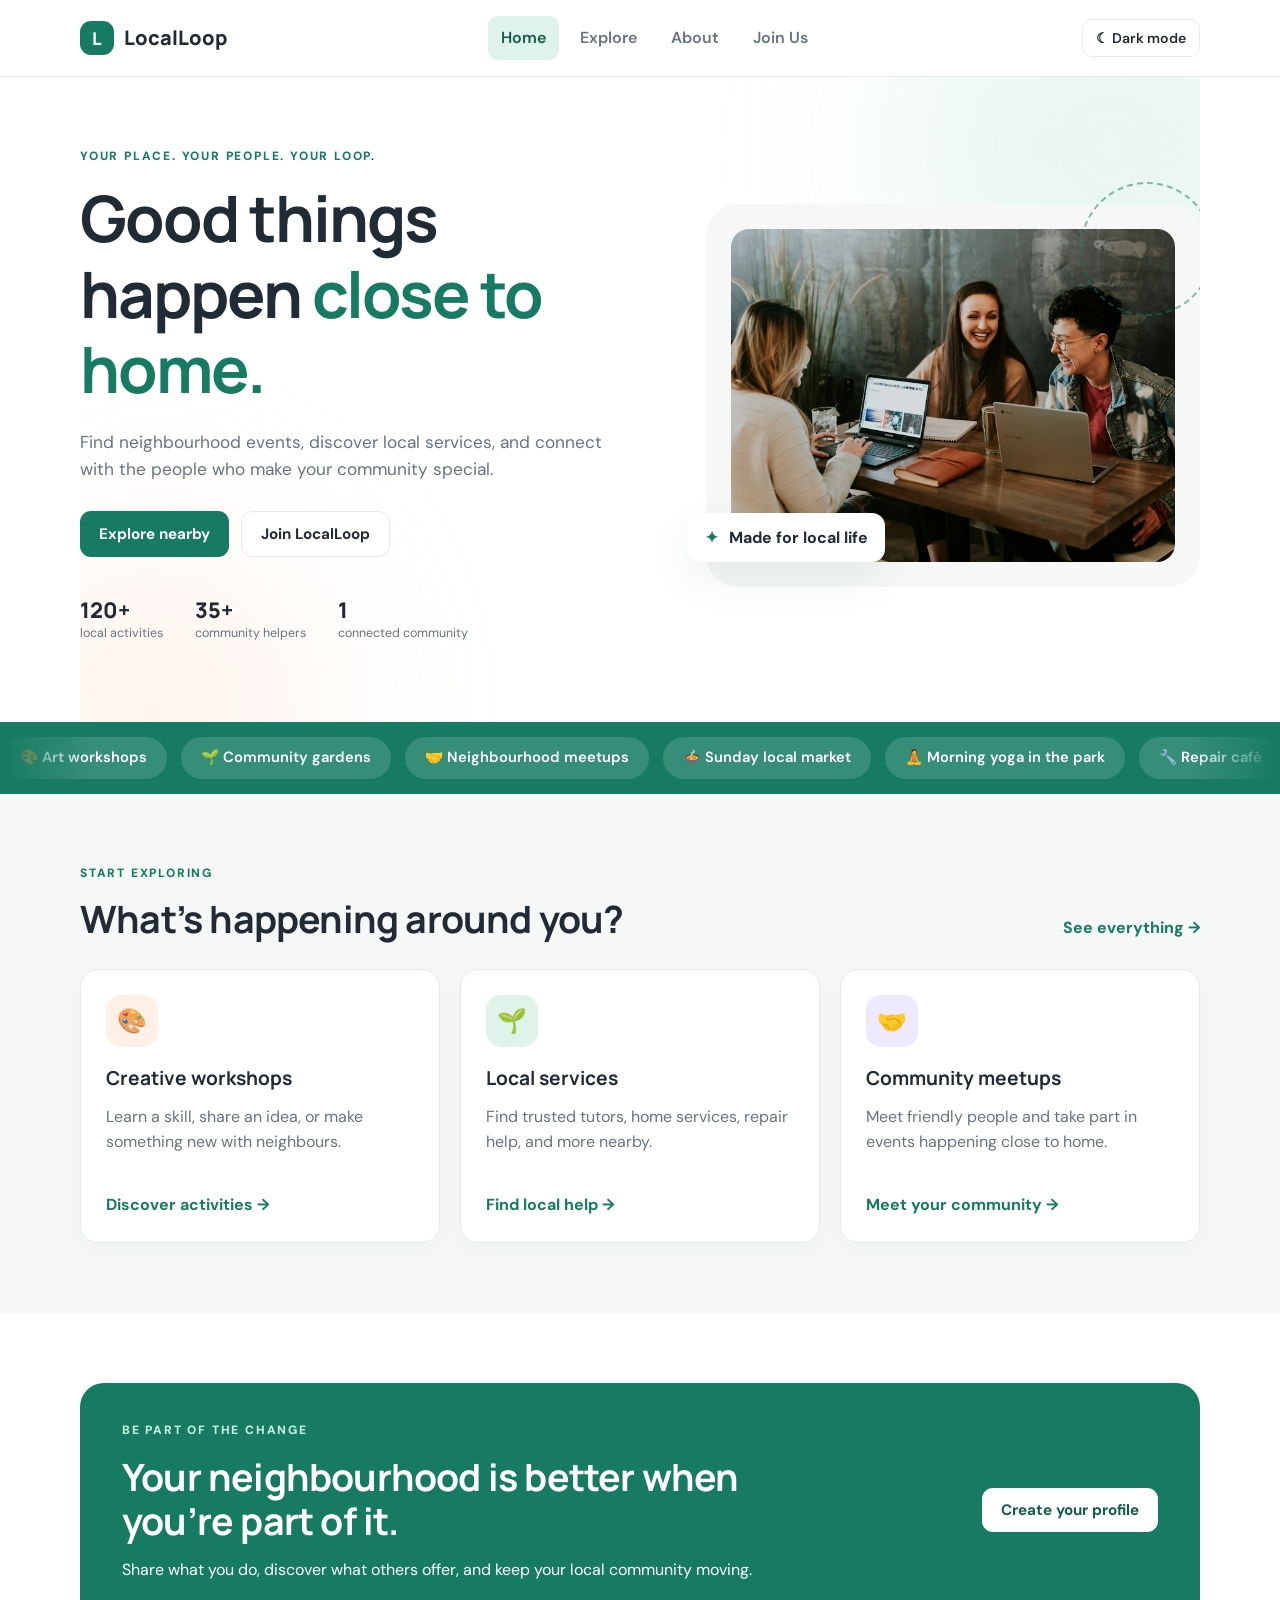
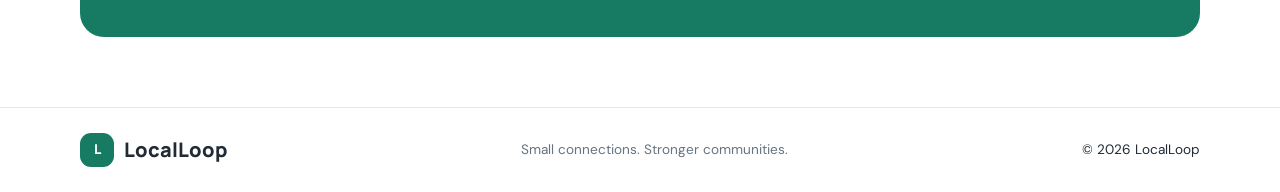
<file: index.html>
<!DOCTYPE html>
<html lang="en">
<head>
  <meta charset="UTF-8">
  <meta name="viewport" content="width=device-width, initial-scale=1.0">
  <title>LocalLoop | Discover Your Neighbourhood</title>
  <link rel="stylesheet" href="css/style.css">
  <script src="js/script.js" defer></script>
</head>
<body>
<header class="site-header">
  <nav class="navbar container">
    <a class="brand" href="index.html"><span class="brand-mark">L</span> LocalLoop</a>
    <button class="menu-toggle" id="menuToggle" aria-label="Toggle navigation">☰</button>
    <ul class="nav-links" id="navLinks">
      <li><a class="active" href="index.html">Home</a></li>
      <li><a href="explore.html">Explore</a></li>
      <li><a href="about.html">About</a></li>
      <li><a href="join.html">Join Us</a></li>
    </ul>
    <button class="theme-toggle" id="themeToggle" type="button">☾ Dark mode</button>
  </nav>
</header>

<main>
  <section class="hero container">
    <div class="hero-copy">
      <p class="eyebrow">YOUR PLACE. YOUR PEOPLE. YOUR LOOP.</p>
      <h1>Good things happen <span>close to home.</span></h1>
      <p class="hero-text">Find neighbourhood events, discover local services, and connect with the people who make your community special.</p>
      <div class="hero-actions">
        <a class="btn btn-primary" href="explore.html">Explore nearby</a>
        <a class="btn btn-outline" href="join.html">Join LocalLoop</a>
      </div>
      <div class="hero-stats">
        <div><strong>120+</strong><span>local activities</span></div>
        <div><strong>35+</strong><span>community helpers</span></div>
        <div><strong>1</strong><span>connected community</span></div>
      </div>
    </div>
    <div class="hero-art">
      <img src="images/community.jpg" alt="Illustration of neighbours connecting">
      <div class="floating-note"><span>✦</span> Made for local life</div>
    </div>
  </section>

  <section class="marquee" aria-label="Trending in your neighbourhood">
    <div class="marquee-track">
      <span class="marquee-item">🎨 Art workshops</span>
      <span class="marquee-item">🌱 Community gardens</span>
      <span class="marquee-item">🤝 Neighbourhood meetups</span>
      <span class="marquee-item">🍲 Sunday local market</span>
      <span class="marquee-item">🧘 Morning yoga in the park</span>
      <span class="marquee-item">🔧 Repair café</span>
      <span class="marquee-item">📚 Study buddy tutoring</span>
      <span class="marquee-item">🚶 Group walks</span>
    </div>
  </section>

  <section class="section soft-section">
    <div class="container">
      <div class="section-heading">
        <div><p class="eyebrow">START EXPLORING</p><h2>What’s happening around you?</h2></div>
        <a class="text-link" href="explore.html">See everything →</a>
      </div>
      <div class="card-grid">
        <article class="feature-card"><div class="feature-icon peach">🎨</div><h3>Creative workshops</h3><p>Learn a skill, share an idea, or make something new with neighbours.</p><a href="explore.html" class="text-link">Discover activities →</a></article>
        <article class="feature-card"><div class="feature-icon mint">🌱</div><h3>Local services</h3><p>Find trusted tutors, home services, repair help, and more nearby.</p><a href="explore.html" class="text-link">Find local help →</a></article>
        <article class="feature-card"><div class="feature-icon lilac">🤝</div><h3>Community meetups</h3><p>Meet friendly people and take part in events happening close to home.</p><a href="explore.html" class="text-link">Meet your community →</a></article>
      </div>
    </div>
  </section>

  <section class="container callout">
    <div><p class="eyebrow">BE PART OF THE CHANGE</p><h2>Your neighbourhood is better when you’re part of it.</h2><p>Share what you do, discover what others offer, and keep your local community moving.</p></div>
    <a class="btn btn-light" href="join.html">Create your profile</a>
  </section>
</main>
<footer class="footer"><div class="container footer-inner"><a class="brand" href="index.html"><span class="brand-mark">L</span> LocalLoop</a><p>Small connections. Stronger communities.</p><span>© 2026 LocalLoop</span></div></footer>
</body>
</html>
</file>
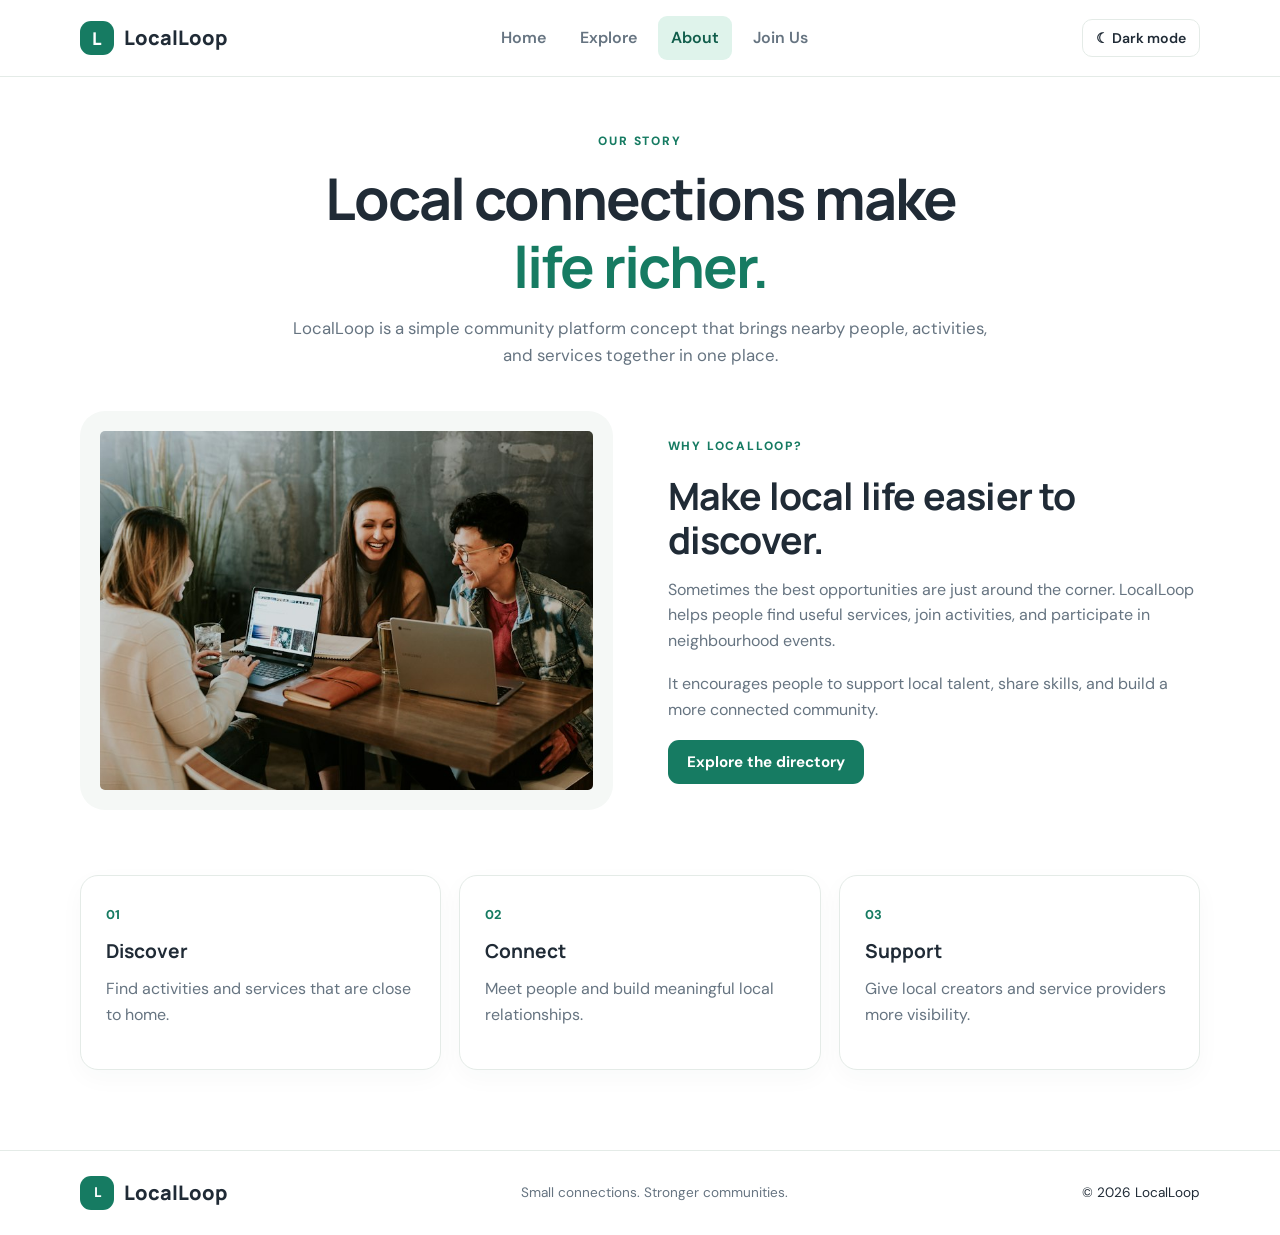
<file: about.html>
<!DOCTYPE html>
<html lang="en">
<head><meta charset="UTF-8"><meta name="viewport" content="width=device-width, initial-scale=1.0"><title>About | LocalLoop</title><link rel="stylesheet" href="css/style.css"><script src="js/script.js" defer></script></head>
<body>
<header class="site-header"><nav class="navbar container"><a class="brand" href="index.html"><span class="brand-mark">L</span> LocalLoop</a><button class="menu-toggle" id="menuToggle" aria-label="Toggle navigation">☰</button><ul class="nav-links" id="navLinks"><li><a href="index.html">Home</a></li><li><a href="explore.html">Explore</a></li><li><a class="active" href="about.html">About</a></li><li><a href="join.html">Join Us</a></li></ul><button class="theme-toggle" id="themeToggle" type="button">☾ Dark mode</button></nav></header>
<main class="container page-main">
  <div class="page-intro"><p class="eyebrow">OUR STORY</p><h1>Local connections make <span>life richer.</span></h1><p>LocalLoop is a simple community platform concept that brings nearby people, activities, and services together in one place.</p></div>
  <section class="about-layout"><img class="about-image" src="images/community.jpg" alt="People connecting in a neighbourhood"><div><p class="eyebrow">WHY LOCALLOOP?</p><h2>Make local life easier to discover.</h2><p>Sometimes the best opportunities are just around the corner. LocalLoop helps people find useful services, join activities, and participate in neighbourhood events.</p><p>It encourages people to support local talent, share skills, and build a more connected community.</p><a class="btn btn-primary" href="explore.html">Explore the directory</a></div></section>
  <section class="values-grid"><article class="value-card"><span>01</span><h3>Discover</h3><p>Find activities and services that are close to home.</p></article><article class="value-card"><span>02</span><h3>Connect</h3><p>Meet people and build meaningful local relationships.</p></article><article class="value-card"><span>03</span><h3>Support</h3><p>Give local creators and service providers more visibility.</p></article></section>
</main>
<footer class="footer"><div class="container footer-inner"><a class="brand" href="index.html"><span class="brand-mark">L</span> LocalLoop</a><p>Small connections. Stronger communities.</p><span>© 2026 LocalLoop</span></div></footer>
</body></html>
</file>
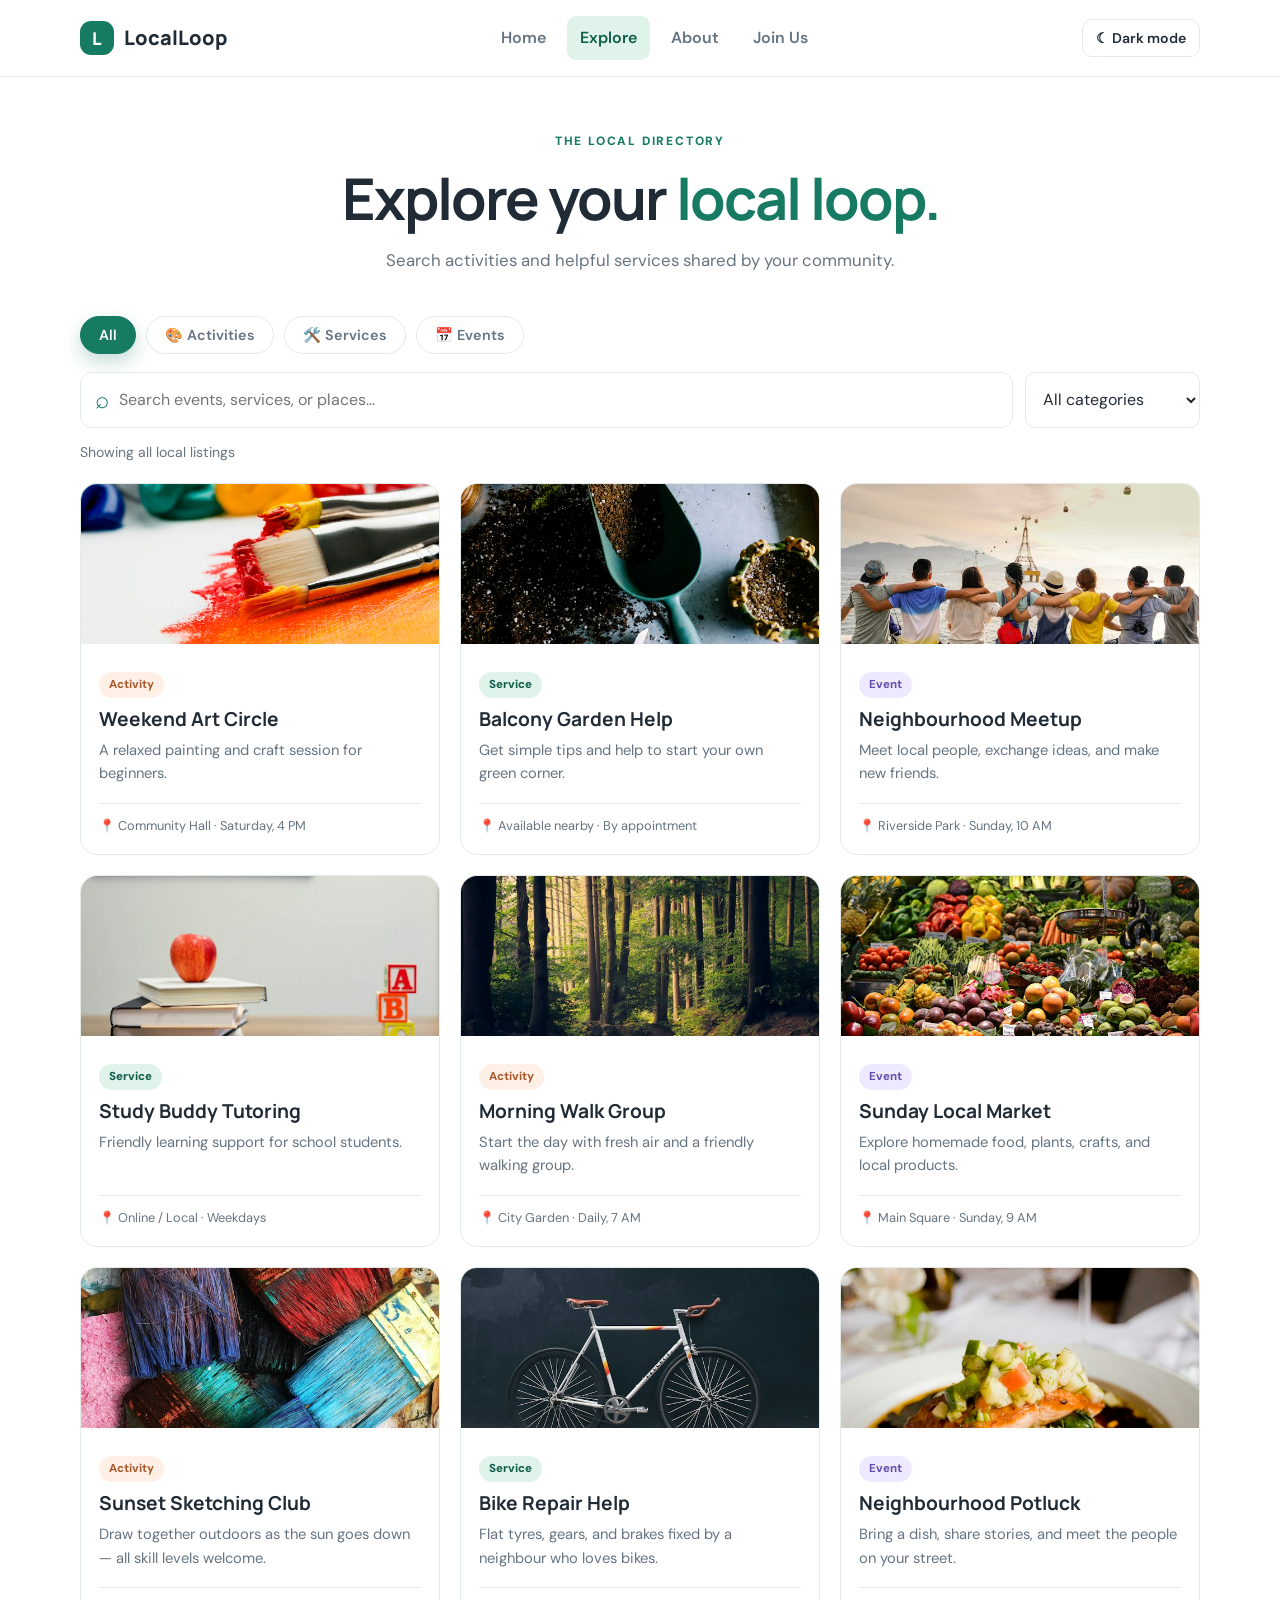
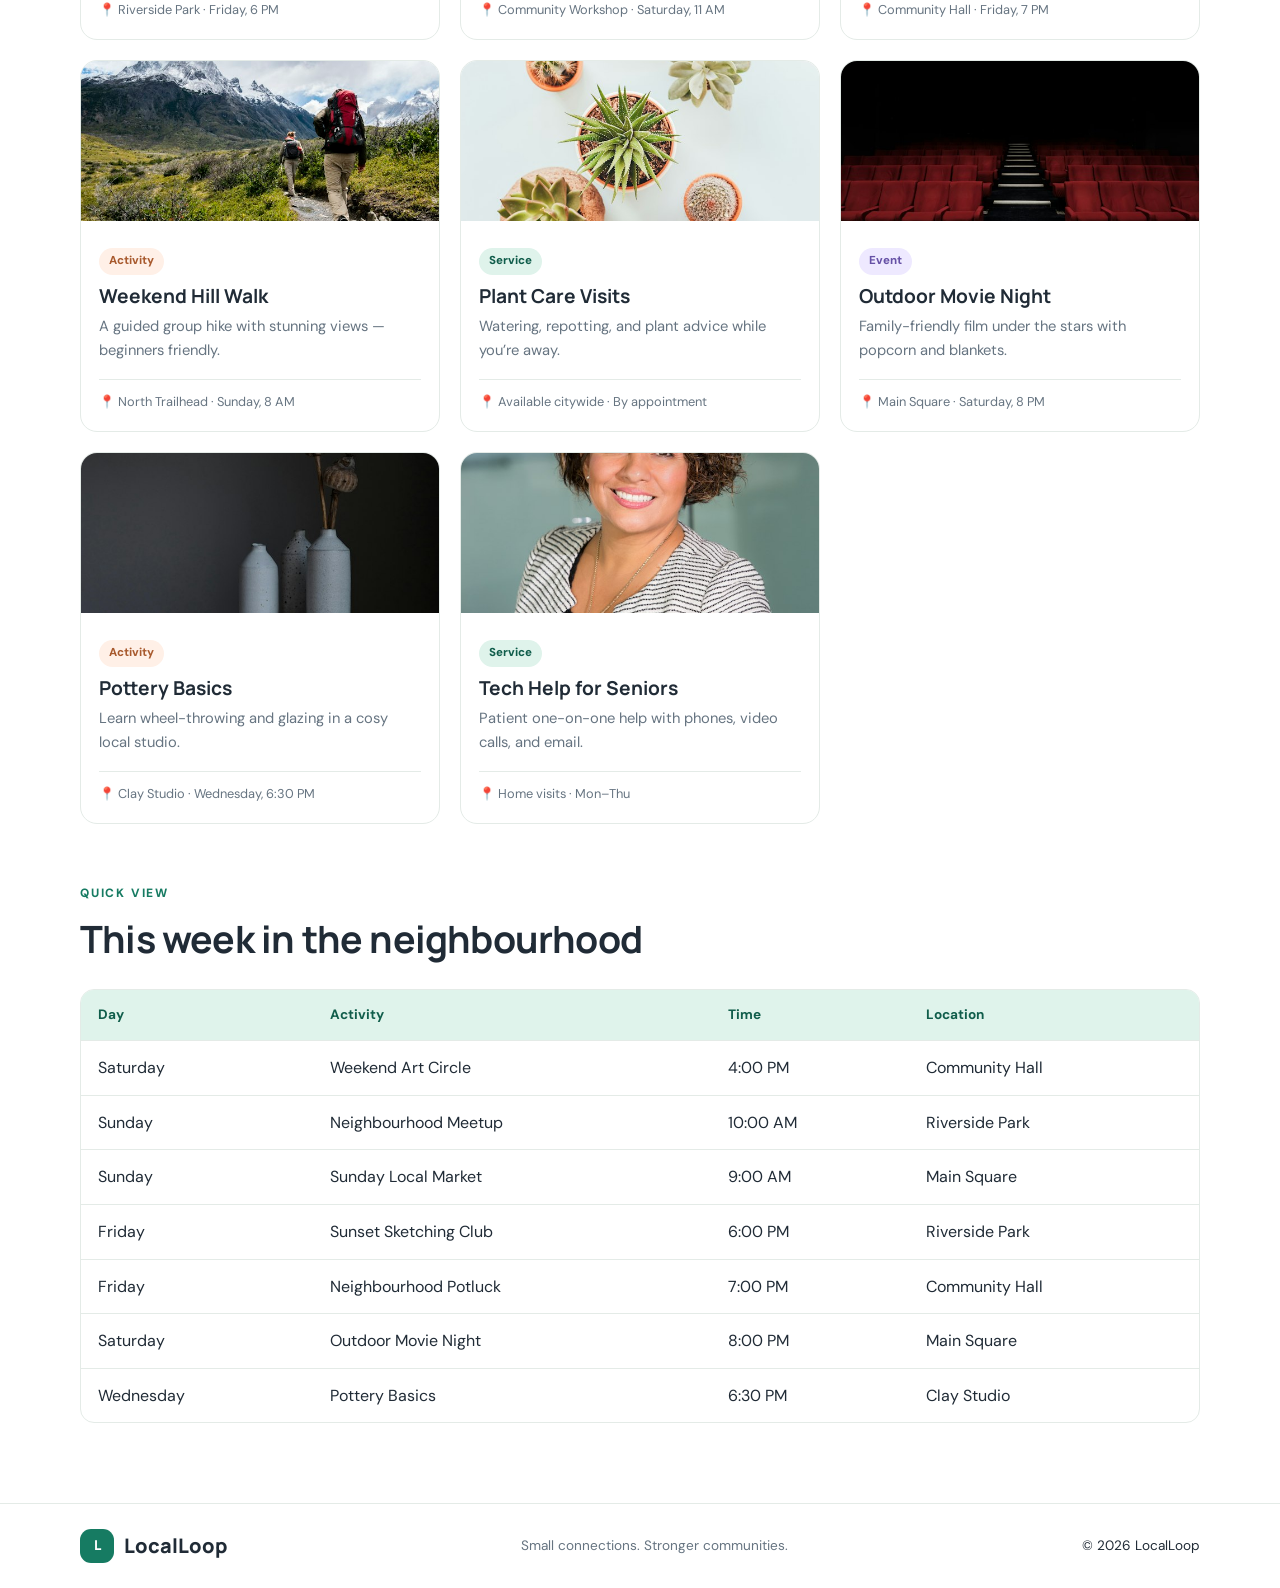
<file: explore.html>
<!DOCTYPE html>
<html lang="en">
<head>
  <meta charset="UTF-8"><meta name="viewport" content="width=device-width, initial-scale=1.0">
  <title>Explore | LocalLoop</title><link rel="stylesheet" href="css/style.css"><script src="js/script.js" defer></script>
</head>
<body>
<header class="site-header"><nav class="navbar container">
  <a class="brand" href="index.html"><span class="brand-mark">L</span> LocalLoop</a><button class="menu-toggle" id="menuToggle" aria-label="Toggle navigation">☰</button>
  <ul class="nav-links" id="navLinks"><li><a href="index.html">Home</a></li><li><a class="active" href="explore.html">Explore</a></li><li><a href="about.html">About</a></li><li><a href="join.html">Join Us</a></li></ul>
  <button class="theme-toggle" id="themeToggle" type="button">☾ Dark mode</button>
</nav></header>
<main class="container page-main">
  <div class="page-intro"><p class="eyebrow">THE LOCAL DIRECTORY</p><h1>Explore your <span>local loop.</span></h1><p>Search activities and helpful services shared by your community.</p></div>
  <div class="category-pills" id="categoryPills" role="tablist" aria-label="Filter by category">
    <button class="pill active" type="button" data-category="all">All</button>
    <button class="pill" type="button" data-category="activity">🎨 Activities</button>
    <button class="pill" type="button" data-category="service">🛠️ Services</button>
    <button class="pill" type="button" data-category="event">📅 Events</button>
  </div>
  <div class="explore-tools">
    <label class="search-box"><span>⌕</span><input id="searchInput" type="search" placeholder="Search events, services, or places..." aria-label="Search listings"></label>
    <select id="categoryFilter" aria-label="Filter by category"><option value="all">All categories</option><option value="activity">Activities</option><option value="service">Services</option><option value="event">Events</option></select>
  </div>
  <p id="resultCount" class="result-count">Showing all local listings</p>
  <div class="listing-grid" id="listingGrid">
    <article class="listing-card" data-category="activity"><img src="images/art.jpg" alt="Art and craft"><div class="listing-content"><span class="tag">Activity</span><h3>Weekend Art Circle</h3><p>A relaxed painting and craft session for beginners.</p><div class="listing-meta">📍 Community Hall · Saturday, 4 PM</div></div></article>
    <article class="listing-card" data-category="service"><img src="images/gardening.jpg" alt="Gardening service"><div class="listing-content"><span class="tag tag-green">Service</span><h3>Balcony Garden Help</h3><p>Get simple tips and help to start your own green corner.</p><div class="listing-meta">📍 Available nearby · By appointment</div></div></article>
    <article class="listing-card" data-category="event"><img src="images/meetup.jpg" alt="Community meetup"><div class="listing-content"><span class="tag tag-purple">Event</span><h3>Neighbourhood Meetup</h3><p>Meet local people, exchange ideas, and make new friends.</p><div class="listing-meta">📍 Riverside Park · Sunday, 10 AM</div></div></article>
    <article class="listing-card" data-category="service"><img src="images/tutor.jpg" alt="Learning and tutoring"><div class="listing-content"><span class="tag tag-green">Service</span><h3>Study Buddy Tutoring</h3><p>Friendly learning support for school students.</p><div class="listing-meta">📍 Online / Local · Weekdays</div></div></article>
    <article class="listing-card" data-category="activity"><img src="images/walk.jpg" alt="Morning walk group"><div class="listing-content"><span class="tag">Activity</span><h3>Morning Walk Group</h3><p>Start the day with fresh air and a friendly walking group.</p><div class="listing-meta">📍 City Garden · Daily, 7 AM</div></div></article>
    <article class="listing-card" data-category="event"><img src="images/market.jpg" alt="Local market"><div class="listing-content"><span class="tag tag-purple">Event</span><h3>Sunday Local Market</h3><p>Explore homemade food, plants, crafts, and local products.</p><div class="listing-meta">📍 Main Square · Sunday, 9 AM</div></div></article>
    <article class="listing-card" data-category="activity"><img src="images/sketch.jpg" alt="Sketching club"><div class="listing-content"><span class="tag">Activity</span><h3>Sunset Sketching Club</h3><p>Draw together outdoors as the sun goes down — all skill levels welcome.</p><div class="listing-meta">📍 Riverside Park · Friday, 6 PM</div></div></article>
    <article class="listing-card" data-category="service"><img src="images/bike.jpg" alt="Bike repair help"><div class="listing-content"><span class="tag tag-green">Service</span><h3>Bike Repair Help</h3><p>Flat tyres, gears, and brakes fixed by a neighbour who loves bikes.</p><div class="listing-meta">📍 Community Workshop · Saturday, 11 AM</div></div></article>
    <article class="listing-card" data-category="event"><img src="images/potluck.jpg" alt="Community potluck"><div class="listing-content"><span class="tag tag-purple">Event</span><h3>Neighbourhood Potluck</h3><p>Bring a dish, share stories, and meet the people on your street.</p><div class="listing-meta">📍 Community Hall · Friday, 7 PM</div></div></article>
    <article class="listing-card" data-category="activity"><img src="images/hike.jpg" alt="Group hike"><div class="listing-content"><span class="tag">Activity</span><h3>Weekend Hill Walk</h3><p>A guided group hike with stunning views — beginners friendly.</p><div class="listing-meta">📍 North Trailhead · Sunday, 8 AM</div></div></article>
    <article class="listing-card" data-category="service"><img src="images/plantcare.jpg" alt="Plant care visits"><div class="listing-content"><span class="tag tag-green">Service</span><h3>Plant Care Visits</h3><p>Watering, repotting, and plant advice while you’re away.</p><div class="listing-meta">📍 Available citywide · By appointment</div></div></article>
    <article class="listing-card" data-category="event"><img src="images/movie.jpg" alt="Outdoor movie night"><div class="listing-content"><span class="tag tag-purple">Event</span><h3>Outdoor Movie Night</h3><p>Family-friendly film under the stars with popcorn and blankets.</p><div class="listing-meta">📍 Main Square · Saturday, 8 PM</div></div></article>
    <article class="listing-card" data-category="activity"><img src="images/pottery.jpg" alt="Pottery class"><div class="listing-content"><span class="tag">Activity</span><h3>Pottery Basics</h3><p>Learn wheel-throwing and glazing in a cosy local studio.</p><div class="listing-meta">📍 Clay Studio · Wednesday, 6:30 PM</div></div></article>
    <article class="listing-card" data-category="service"><img src="images/tech.jpg" alt="Tech help for seniors"><div class="listing-content"><span class="tag tag-green">Service</span><h3>Tech Help for Seniors</h3><p>Patient one-on-one help with phones, video calls, and email.</p><div class="listing-meta">📍 Home visits · Mon–Thu</div></div></article>
  </div>
  <p id="emptyMessage" class="empty-message" hidden>No matching listings found. Try another search.</p>
  <section class="table-section"><div class="section-heading"><div><p class="eyebrow">QUICK VIEW</p><h2>This week in the neighbourhood</h2></div></div>
    <div class="table-wrap"><table><thead><tr><th>Day</th><th>Activity</th><th>Time</th><th>Location</th></tr></thead><tbody>
      <tr><td>Saturday</td><td>Weekend Art Circle</td><td>4:00 PM</td><td>Community Hall</td></tr>
      <tr><td>Sunday</td><td>Neighbourhood Meetup</td><td>10:00 AM</td><td>Riverside Park</td></tr>
      <tr><td>Sunday</td><td>Sunday Local Market</td><td>9:00 AM</td><td>Main Square</td></tr>
      <tr><td>Friday</td><td>Sunset Sketching Club</td><td>6:00 PM</td><td>Riverside Park</td></tr>
      <tr><td>Friday</td><td>Neighbourhood Potluck</td><td>7:00 PM</td><td>Community Hall</td></tr>
      <tr><td>Saturday</td><td>Outdoor Movie Night</td><td>8:00 PM</td><td>Main Square</td></tr>
      <tr><td>Wednesday</td><td>Pottery Basics</td><td>6:30 PM</td><td>Clay Studio</td></tr>
    </tbody></table></div>
  </section>
</main>
<footer class="footer"><div class="container footer-inner"><a class="brand" href="index.html"><span class="brand-mark">L</span> LocalLoop</a><p>Small connections. Stronger communities.</p><span>© 2026 LocalLoop</span></div></footer>
</body></html>
</file>
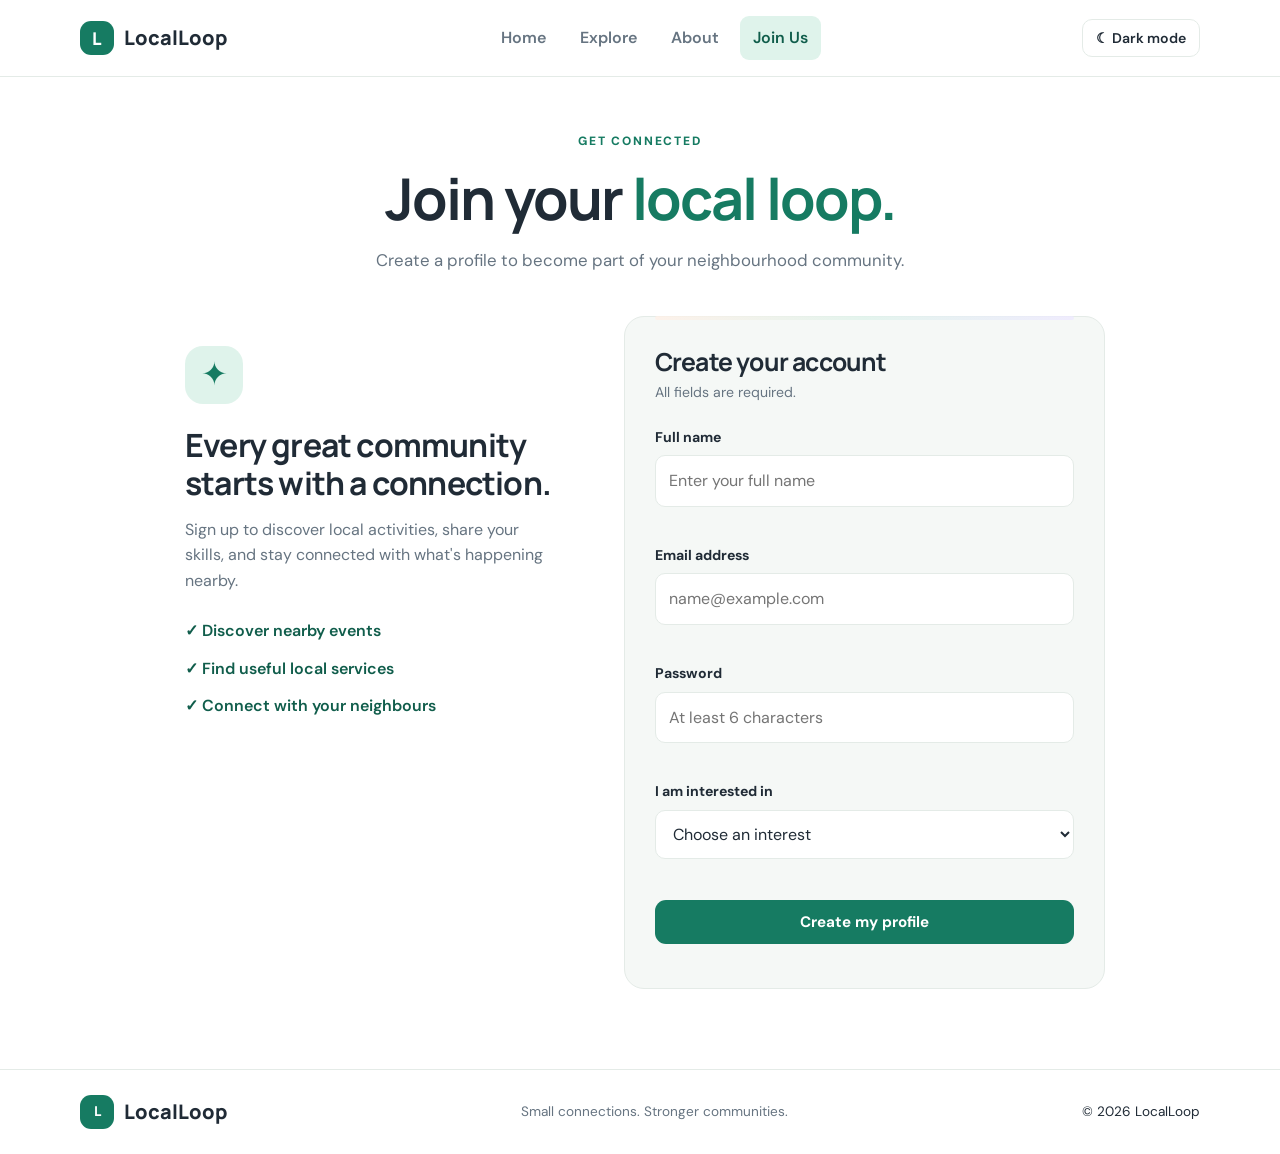
<file: join.html>
<!DOCTYPE html>
<html lang="en">
<head><meta charset="UTF-8"><meta name="viewport" content="width=device-width, initial-scale=1.0"><title>Join LocalLoop</title><link rel="stylesheet" href="css/style.css"><script src="js/script.js" defer></script></head>
<body>
<header class="site-header"><nav class="navbar container"><a class="brand" href="index.html"><span class="brand-mark">L</span> LocalLoop</a><button class="menu-toggle" id="menuToggle" aria-label="Toggle navigation">☰</button><ul class="nav-links" id="navLinks"><li><a href="index.html">Home</a></li><li><a href="explore.html">Explore</a></li><li><a href="about.html">About</a></li><li><a class="active" href="join.html">Join Us</a></li></ul><button class="theme-toggle" id="themeToggle" type="button">☾ Dark mode</button></nav></header>
<main class="container page-main">
  <div class="page-intro"><p class="eyebrow">GET CONNECTED</p><h1>Join your <span>local loop.</span></h1><p>Create a profile to become part of your neighbourhood community.</p></div>
  <section class="join-layout"><div class="join-message"><div class="join-symbol">✦</div><h2>Every great community starts with a connection.</h2><p>Sign up to discover local activities, share your skills, and stay connected with what's happening nearby.</p><ul class="check-list"><li>✓ Discover nearby events</li><li>✓ Find useful local services</li><li>✓ Connect with your neighbours</li></ul></div>
    <form class="signup-form" id="signupForm" novalidate>
      <h2>Create your account</h2><p class="form-subtitle">All fields are required.</p>
      <div class="form-group"><label for="fullName">Full name</label><input type="text" id="fullName" name="fullName" placeholder="Enter your full name"><small class="error-message" id="nameError"></small></div>
      <div class="form-group"><label for="email">Email address</label><input type="text" id="email" name="email" placeholder="name@example.com"><small class="error-message" id="emailError"></small></div>
      <div class="form-group"><label for="password">Password</label><input type="password" id="password" name="password" placeholder="At least 6 characters"><small class="error-message" id="passwordError"></small></div>
      <div class="form-group"><label for="interest">I am interested in</label><select id="interest" name="interest"><option value="">Choose an interest</option><option>Activities and events</option><option>Local services</option><option>Sharing my skills</option></select><small class="error-message" id="interestError"></small></div>
      <button class="btn btn-primary form-submit" type="submit">Create my profile</button>
      <p id="formSuccess" class="success-message" role="status"></p>
    </form>
  </section>
</main>
<footer class="footer"><div class="container footer-inner"><a class="brand" href="index.html"><span class="brand-mark">L</span> LocalLoop</a><p>Small connections. Stronger communities.</p><span>© 2026 LocalLoop</span></div></footer>
</body></html>
</file>
<file: css/style.css>
@import url('https://fonts.googleapis.com/css2?family=DM+Sans:wght@400;500;600;700&family=Manrope:wght@500;600;700;800&display=swap');
:root{--ink:#202b36;--muted:#667481;--paper:#fff;--soft:#f5f8f6;--line:#e4ebe7;--green:#167b62;--green-dark:#105d4b;--mint:#dff3eb;--peach:#fff0e7;--lilac:#eee9ff;--shadow:0 16px 40px rgba(28,57,47,.08)}
*{box-sizing:border-box}html{scroll-behavior:smooth}body{margin:0;background:var(--paper);color:var(--ink);font-family:'DM Sans',sans-serif;line-height:1.6;transition:background .25s,color .25s}h1,h2,h3{font-family:'Manrope',sans-serif;line-height:1.18;margin:0 0 14px}h1{font-size:clamp(2.5rem,5vw,4.5rem);letter-spacing:-2px}h2{font-size:clamp(1.7rem,3vw,2.35rem);letter-spacing:-.8px}h3{font-size:1.2rem}p{color:var(--muted);margin:0 0 16px}.container{width:min(1120px,calc(100% - 44px));margin:auto}.site-header{position:sticky;top:0;z-index:10;background:rgba(255,255,255,.92);backdrop-filter:blur(12px);border-bottom:1px solid var(--line)}.navbar{min-height:76px;display:flex;align-items:center;gap:28px}.brand{display:inline-flex;align-items:center;gap:10px;text-decoration:none;color:var(--ink);font-family:'Manrope',sans-serif;font-size:1.25rem;font-weight:800;white-space:nowrap}.brand-mark{display:grid;place-items:center;width:34px;height:34px;background:var(--green);color:white;border-radius:11px;font-size:1.1rem}.nav-links{display:flex;gap:8px;list-style:none;margin:0 auto;padding:0}.nav-links a{display:block;padding:9px 13px;text-decoration:none;color:var(--muted);font-weight:600;border-radius:9px;transition:background .2s,color .2s}.nav-links a:hover,.nav-links a.active{background:var(--mint);color:var(--green-dark)}.theme-toggle,.menu-toggle{border:1px solid var(--line);background:var(--paper);color:var(--ink);padding:9px 13px;border-radius:10px;font:600 .88rem 'DM Sans';cursor:pointer}.menu-toggle{display:none}.hero{display:grid;grid-template-columns:1.08fr .92fr;align-items:center;gap:45px;padding-top:70px;padding-bottom:78px}.eyebrow{color:var(--green);font-size:.75rem;letter-spacing:1.8px;font-weight:800;margin-bottom:14px}.hero h1 span,.page-intro h1 span{color:var(--green)}.hero-text{font-size:1.08rem;max-width:540px;margin:22px 0 27px}.hero-actions{display:flex;gap:12px;flex-wrap:wrap}.btn{display:inline-flex;justify-content:center;align-items:center;text-decoration:none;border:0;border-radius:11px;padding:12px 19px;font:700 .95rem 'DM Sans';cursor:pointer;transition:transform .2s,box-shadow .2s,background .2s}.btn:hover{transform:translateY(-2px);box-shadow:0 9px 20px rgba(22,123,98,.16)}.btn-primary{background:var(--green);color:#fff}.btn-primary:hover{background:var(--green-dark)}.btn-outline{border:1px solid var(--line);color:var(--ink);background:var(--paper)}.btn-light{background:white;color:var(--green-dark)}.hero-art{position:relative;background:var(--soft);border-radius:32px;padding:25px}.hero-art img{width:100%;display:block}.floating-note{position:absolute;bottom:25px;left:-18px;background:var(--paper);padding:12px 17px;border-radius:13px;box-shadow:var(--shadow);font-weight:700}.floating-note span{color:var(--green);margin-right:7px}.hero-stats{display:flex;gap:32px;margin-top:38px}.hero-stats div{display:grid}.hero-stats strong{font:800 1.35rem 'Manrope';color:var(--ink)}.hero-stats span{font-size:.78rem;color:var(--muted)}.soft-section{background:var(--soft);padding:70px 0}.section-heading{display:flex;justify-content:space-between;align-items:end;gap:20px;margin-bottom:28px}.section-heading h2{margin-bottom:0}.text-link{color:var(--green);font-weight:700;text-decoration:none}.text-link:hover{text-decoration:underline}.card-grid{display:grid;grid-template-columns:repeat(3,1fr);gap:20px}.feature-card,.value-card{background:var(--paper);border:1px solid var(--line);border-radius:18px;padding:25px;box-shadow:0 8px 24px rgba(30,60,50,.03)}.feature-icon{width:52px;height:52px;display:grid;place-items:center;border-radius:15px;font-size:1.5rem;margin-bottom:20px}.peach{background:var(--peach)}.mint{background:var(--mint)}.lilac{background:var(--lilac)}.feature-card p{min-height:72px}.callout{margin-top:70px;margin-bottom:70px;background:var(--green);border-radius:24px;padding:38px 42px;display:flex;justify-content:space-between;align-items:center;gap:25px}.callout h2,.callout p{color:white;max-width:650px}.callout .eyebrow{color:#c6f1df}.footer{border-top:1px solid var(--line);padding:25px 0}.footer-inner{display:flex;align-items:center;justify-content:space-between;gap:18px}.footer p,.footer span{font-size:.85rem;margin:0}.page-main{padding-top:55px;padding-bottom:80px}.page-intro{text-align:center;max-width:720px;margin:0 auto 42px}.page-intro h1{font-size:clamp(2.3rem,4.5vw,3.7rem)}.page-intro p:last-child{font-size:1.05rem}.explore-tools{display:flex;gap:12px;margin-bottom:13px}.search-box{display:flex;align-items:center;gap:10px;flex:1;border:1px solid var(--line);border-radius:12px;padding:0 14px;background:var(--paper)}.search-box span{font-size:1.5rem;color:var(--green)}.search-box input{border:0;outline:0;width:100%;padding:14px 0;background:transparent;color:var(--ink);font:inherit}.explore-tools select,.form-group input,.form-group select{border:1px solid var(--line);border-radius:10px;background:var(--paper);color:var(--ink);padding:12px 13px;font:inherit}.explore-tools select{min-width:175px}.result-count{font-size:.88rem;margin-bottom:20px}.listing-grid{display:grid;grid-template-columns:repeat(3,1fr);gap:20px}.listing-card{overflow:hidden;border:1px solid var(--line);border-radius:17px;background:var(--paper);transition:transform .2s,box-shadow .2s}.listing-card:hover{transform:translateY(-5px);box-shadow:var(--shadow)}.listing-card>img{width:100%;height:160px;object-fit:cover;background:var(--soft)}.listing-content{padding:18px}.listing-content h3{margin:10px 0 8px}.listing-content p{font-size:.92rem;min-height:48px}.tag{display:inline-block;background:var(--peach);color:#a85a2e;border-radius:30px;padding:4px 10px;font-size:.72rem;font-weight:800}.tag-green{background:var(--mint);color:var(--green-dark)}.tag-purple{background:var(--lilac);color:#6651a6}.listing-meta{font-size:.8rem;color:var(--muted);border-top:1px solid var(--line);padding-top:12px}.empty-message{text-align:center;padding:25px;background:var(--soft);border-radius:12px}.table-section{margin-top:60px}.table-wrap{overflow-x:auto;border:1px solid var(--line);border-radius:14px}.table-wrap table{width:100%;border-collapse:collapse;min-width:560px}.table-wrap th,.table-wrap td{text-align:left;padding:14px 17px;border-bottom:1px solid var(--line)}.table-wrap th{background:var(--mint);color:var(--green-dark);font-size:.85rem}.table-wrap tr:last-child td{border-bottom:0}.table-wrap tbody tr:hover{background:var(--soft)}.about-layout{display:grid;grid-template-columns:1fr 1fr;gap:55px;align-items:center}.about-image{width:100%;background:var(--soft);border-radius:25px;padding:20px}.about-layout p{margin-bottom:18px}.values-grid{display:grid;grid-template-columns:repeat(3,1fr);gap:18px;margin-top:65px}.value-card span{color:var(--green);font-weight:800;font-size:.8rem}.value-card h3{margin-top:13px}.join-layout{display:grid;grid-template-columns:.9fr 1.1fr;gap:55px;align-items:start;max-width:930px;margin:auto}.join-message{padding:30px 10px}.join-symbol{width:58px;height:58px;border-radius:18px;background:var(--mint);color:var(--green);display:grid;place-items:center;font-size:2rem;margin-bottom:23px}.join-message h2{font-size:2rem}.check-list{list-style:none;padding:0;margin-top:25px;color:var(--green-dark);font-weight:600}.check-list li{margin:12px 0}.signup-form{padding:30px;background:var(--soft);border:1px solid var(--line);border-radius:20px}.signup-form h2{font-size:1.55rem;margin-bottom:5px}.form-subtitle{font-size:.88rem;margin-bottom:22px}.form-group{margin-bottom:16px}.form-group label{display:block;font-weight:700;font-size:.88rem;margin-bottom:7px}.form-group input,.form-group select{width:100%;outline:none}.form-group input:focus,.form-group select:focus,.search-box:focus-within{border-color:var(--green);box-shadow:0 0 0 3px rgba(22,123,98,.1)}.error-message{display:block;color:#c0392b;font-size:.78rem;min-height:17px;margin-top:4px}.form-group .invalid{border-color:#c0392b}.form-submit{width:100%;margin-top:4px}.success-message{color:var(--green-dark);font-weight:700;margin:14px 0 0;font-size:.9rem}.dark-mode{--ink:#edf4f0;--muted:#b2c0ba;--paper:#17221f;--soft:#202e29;--line:#35463f;--mint:#29483d;--peach:#49372e;--lilac:#39334f;--green:#55bd96;--green-dark:#8be0ba;--shadow:0 16px 40px rgba(0,0,0,.2)}.dark-mode .site-header{background:rgba(23,34,31,.94)}.dark-mode .nav-links a:hover,.dark-mode .nav-links a.active{color:#b9f2d9}.dark-mode .tag{color:#ffd0ad}.dark-mode .tag-green{color:#b9f2d9}.dark-mode .tag-purple{color:#d3c7ff}.dark-mode .table-wrap th{color:#b9f2d9}.dark-mode .check-list{color:#b9f2d9}
@media(max-width:760px){.navbar{gap:12px;flex-wrap:wrap;padding-top:12px;padding-bottom:12px}.menu-toggle{display:block;margin-left:auto}.theme-toggle{order:3}.nav-links{display:none;order:4;width:100%;flex-direction:column;gap:2px;margin:0}.nav-links.open{display:flex}.nav-links a{padding:10px}.hero{grid-template-columns:1fr;padding-top:45px;gap:30px}.hero-art{max-width:560px;margin:auto}.card-grid,.listing-grid,.values-grid{grid-template-columns:repeat(2,1fr)}.about-layout,.join-layout{grid-template-columns:1fr;gap:25px}.about-image{max-width:500px;margin:auto}.callout{align-items:flex-start;flex-direction:column}.footer-inner{flex-wrap:wrap}.footer-inner p{order:3;width:100%}}
@media(max-width:520px){.container{width:min(100% - 30px,1120px)}.hero{padding-bottom:55px}.hero-stats{gap:17px}.hero-stats strong{font-size:1.1rem}.hero-stats span{font-size:.68rem}.card-grid,.listing-grid,.values-grid{grid-template-columns:1fr}.section-heading{align-items:flex-start;flex-direction:column}.explore-tools{flex-direction:column}.explore-tools select{width:100%}.callout{padding:28px 23px}.signup-form{padding:22px}.footer-inner{align-items:flex-start;flex-direction:column;gap:10px}}

/* ===== Interactive enhancements ===== */
.hero{position:relative;overflow:hidden}
.hero::before,.hero::after{content:"";position:absolute;border-radius:50%;filter:blur(90px);opacity:.35;pointer-events:none;z-index:0}
.hero::before{width:420px;height:420px;background:#bfe8d4;top:-140px;right:-120px}
.hero::after{width:340px;height:340px;background:#ffe1cd;bottom:-160px;left:-100px}
.hero-copy,.hero-art{position:relative;z-index:1}
.hero-copy>*{opacity:0;transform:translateY(26px);animation:riseIn .7s cubic-bezier(.2,.7,.3,1) forwards}
.hero-copy>*:nth-child(2){animation-delay:.08s}
.hero-copy>*:nth-child(3){animation-delay:.16s}
.hero-copy>*:nth-child(4){animation-delay:.24s}
.hero-copy>*:nth-child(5){animation-delay:.32s}
.hero-art{animation:riseIn .8s .2s cubic-bezier(.2,.7,.3,1) both}
@keyframes riseIn{to{opacity:1;transform:none}}
@keyframes floaty{0%,100%{transform:translateY(0)}50%{transform:translateY(-12px)}}
.floating-note{animation:floaty 4.5s ease-in-out infinite}
.hero-art::before{content:"";position:absolute;top:-22px;right:-14px;width:130px;height:130px;border:2px dashed var(--green);border-radius:50%;opacity:.5;animation:spinSlow 24s linear infinite}
@keyframes spinSlow{to{transform:rotate(360deg)}}
.listing-card img{transition:transform .45s ease}
.listing-card:hover img{transform:scale(1.07)}
.listing-card .listing-content{transition:background .25s}
.listing-card:hover{border-color:var(--green)}
.feature-card,.value-card{transition:transform .25s ease,box-shadow .25s ease,border-color .25s}
.feature-card:hover,.value-card:hover{transform:translateY(-6px);box-shadow:var(--shadow);border-color:var(--mint)}
.btn{position:relative;overflow:hidden}
.btn::after{content:"";position:absolute;inset:0;background:linear-gradient(120deg,transparent 30%,rgba(255,255,255,.35) 50%,transparent 70%);transform:translateX(-120%);transition:transform .6s ease}
.btn:hover::after{transform:translateX(120%)}
.marquee{overflow:hidden;background:var(--green);color:#fff;padding:15px 0;position:relative}
.marquee::before,.marquee::after{content:"";position:absolute;top:0;bottom:0;width:90px;z-index:2;pointer-events:none}
.marquee::before{left:0;background:linear-gradient(90deg,var(--green),transparent)}
.marquee::after{right:0;background:linear-gradient(-90deg,var(--green),transparent)}
.marquee-track{display:flex;gap:14px;width:max-content;animation:marquee 28s linear infinite;padding-right:14px}
.marquee:hover .marquee-track{animation-play-state:paused}
.marquee-item{display:inline-flex;align-items:center;gap:10px;background:rgba(255,255,255,.14);padding:9px 20px;border-radius:999px;font-weight:600;font-size:.92rem;white-space:nowrap}
@keyframes marquee{to{transform:translateX(-50%)}}
.reveal{opacity:0;transform:translateY(28px);transition:opacity .65s ease,transform .65s cubic-bezier(.2,.7,.3,1)}
.reveal.revealed{opacity:1;transform:none}
.to-top{position:fixed;right:24px;bottom:24px;z-index:50;width:46px;height:46px;border-radius:50%;border:1px solid var(--line);background:var(--paper);color:var(--green-dark);font-size:1.2rem;cursor:pointer;box-shadow:var(--shadow);opacity:0;pointer-events:none;transform:translateY(14px);transition:opacity .3s,transform .3s}
.to-top.show{opacity:1;pointer-events:auto;transform:none}
.to-top:hover{background:var(--green);color:#fff}
.site-header.scrolled{box-shadow:0 8px 30px rgba(20,50,40,.08)}
.search-box input{transition:box-shadow .2s}
.explore-tools select{cursor:pointer}
.signup-form{position:relative}
.signup-form::before{content:"";position:absolute;top:-1px;left:30px;right:30px;height:4px;border-radius:4px;background:linear-gradient(90deg,var(--peach),var(--mint),var(--lilac));opacity:.8}
.success-message{animation:riseIn .4s ease both}
@media(max-width:760px){.hero::before,.hero::after{display:none}}
@media(prefers-reduced-motion:reduce){*,*::before,*::after{animation-duration:.01ms!important;animation-iteration-count:1!important;transition-duration:.01ms!important}.reveal{opacity:1;transform:none}}

/* ===== Explore category pills ===== */
.category-pills{display:flex;gap:10px;flex-wrap:wrap;margin-bottom:18px}
.pill{border:1px solid var(--line);background:var(--paper);color:var(--muted);padding:9px 18px;border-radius:999px;font:600 .9rem 'DM Sans';cursor:pointer;transition:all .2s ease}
.pill:hover{border-color:var(--green);color:var(--green-dark);transform:translateY(-2px)}
.pill.active{background:var(--green);border-color:var(--green);color:#fff;box-shadow:0 8px 18px rgba(22,123,98,.25)}

/* ===== Photo styling ===== */
.hero-art img{border-radius:18px;aspect-ratio:4/3;object-fit:cover}
.about-image{object-fit:cover;aspect-ratio:4/3}

/* ===== Responsive improvements ===== */
img{max-width:100%;height:auto}
@media(max-width:1024px){
  .hero{grid-template-columns:1fr;gap:35px;padding-top:50px}
  .hero-art{max-width:640px}
  .hero-copy{max-width:640px}
  .card-grid,.listing-grid,.values-grid{grid-template-columns:repeat(2,1fr)}
  .callout{padding:32px}
}
@media(max-width:760px){
  .hero-stats{flex-wrap:wrap;gap:20px}
  .explore-tools select{min-width:0;flex:1}
  .table-wrap table{min-width:480px}
  .marquee-item{font-size:.82rem;padding:8px 15px}
  .footer-inner{gap:8px}
}
@media(max-width:520px){
  .hero-actions .btn{width:100%}
  .search-box input{font-size:16px}
  .category-pills .pill{padding:8px 14px;font-size:.82rem}
  .hero-art{padding:15px;border-radius:22px}
  .floating-note{left:8px;bottom:15px;padding:9px 13px;font-size:.85rem}
  .to-top{right:16px;bottom:16px;width:42px;height:42px}
}
@media(max-width:1024px){.navbar{gap:14px}.nav-links a{padding:8px 10px}}
</file>
